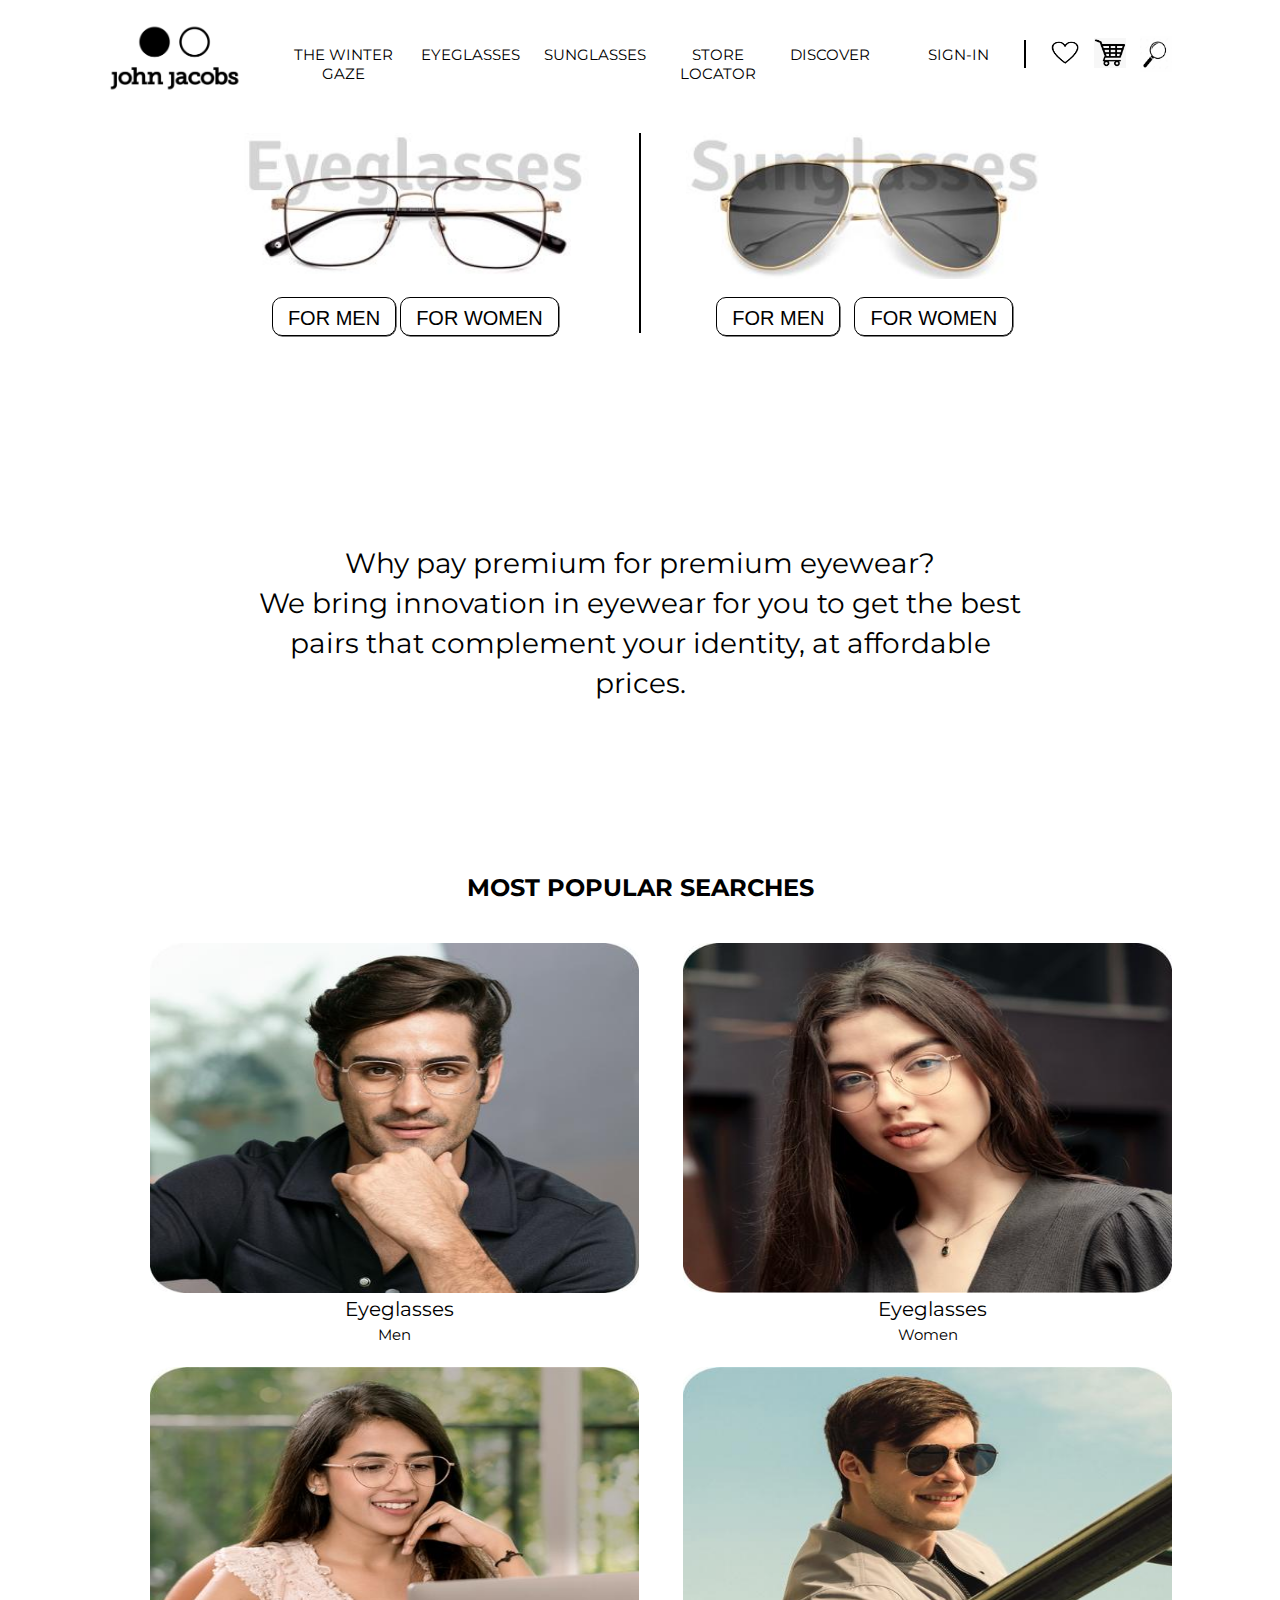
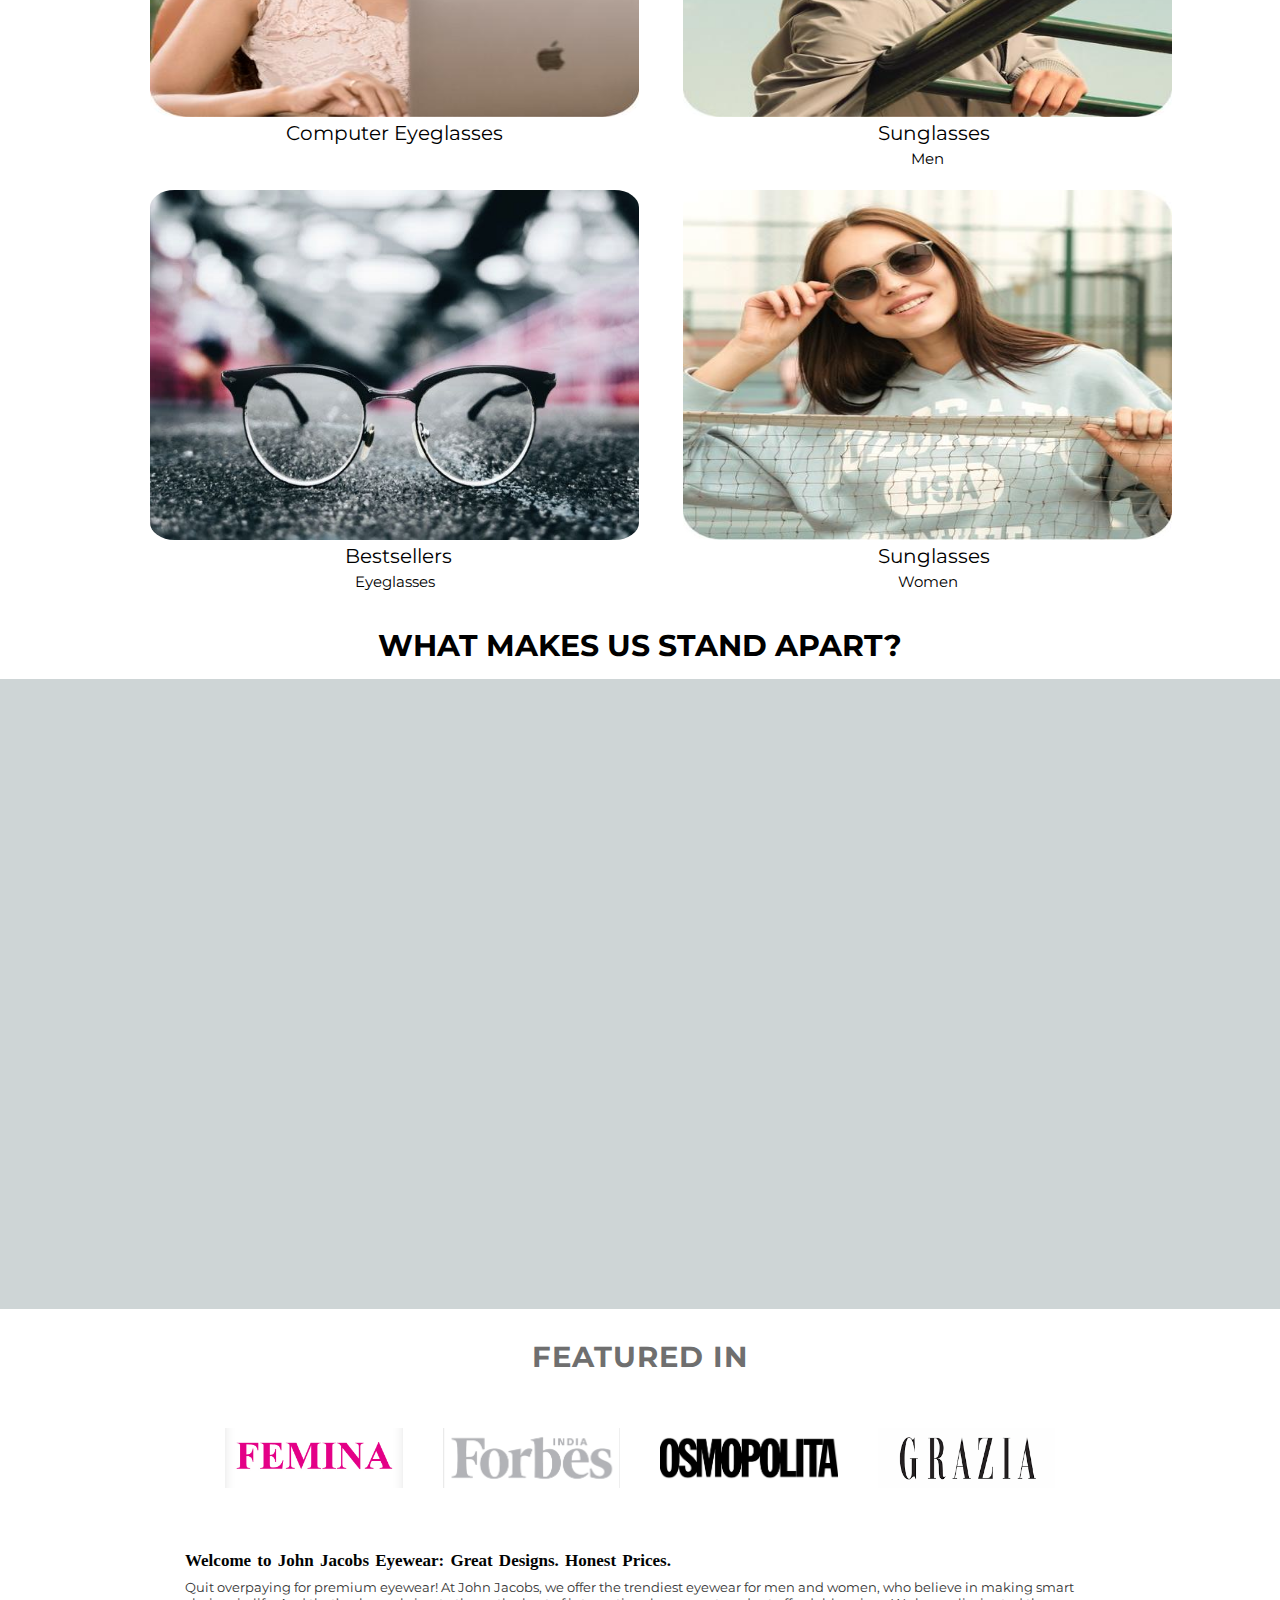
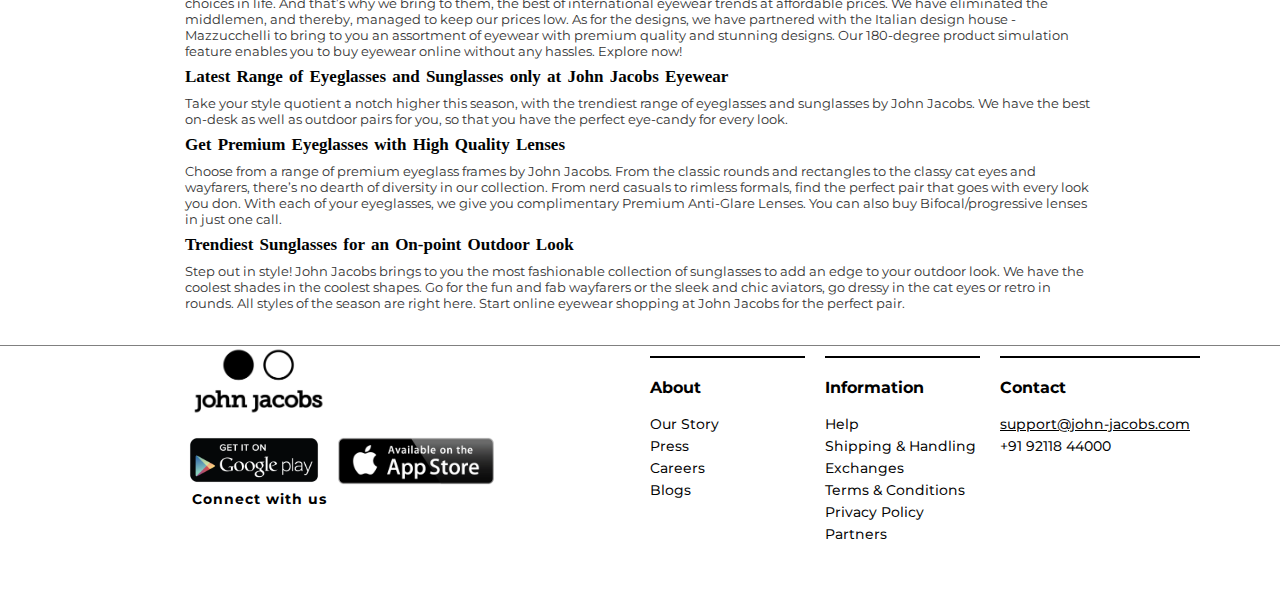
<file: John-Jacobs/johnjacobs.html>
<!DOCTYPE html>
<html lang="en">
<head>

    <meta name="viewport" content="width=device-width , initial-scale=1.0">
    <link rel="stylesheet" type="text/css" href="johnjacobs_css.css">
    <link rel="preconnect" href="https://fonts.gstatic.com">
    <link href="https://fonts.googleapis.com/css2?family=Montserrat:wght@200;400&display=swap" rel="stylesheet">
    <meta charset="UTF-8">
    <meta http-equiv="X-UA-Compatible" content="IE=edge">
    <meta name="viewport" content="width=device-width, initial-scale=1.0">
    <title>John Jacobs:Latest Premium Eye-wear</title>
</head>
<body>
    
<!--Menu-bar-->

<header>
    <div class="menu-bar" id="top">

        <div id="logo-div" class="menu-bar-content">
            <a href="#top"><img class="logo" src="images/john-jacobs-logo.png"></a>
        </div>

        <div class="wintergaze menu-bar-content">
            <a href=" ">THE WINTER GAZE</a>
        </div>

        <div class="eyeglasses menu-bar-content">
            <a href=" ">EYEGLASSES</a>
        </div>

        <div class="sunglasses menu-bar-content">
            <a href=" ">SUNGLASSES</a>
        </div>

        <div class="storelocator menu-bar-content">
            <a href=" ">STORE LOCATOR</a>
        </div>

        <div class="Discover menu-bar-content">
            <a href=" ">DISCOVER</a>
        </div>

        <div class="signin menu-bar-content">
            <a href=" ">SIGN-IN</a>
        </div>

        <div class=" menu-bar-content">
            <img class ="heart" src="images/heart.png">
        </div>

        <div class="menu-bar-content">
            <a href=" "><img class = "cart" src="images/cart.png"></a>
        </div>

        <div class=" menu-bar-content">
            <a href=" "><img class = "magnifying-glass" src="images/mag.jpg"></a>
        </div>

    </div>
</header>

<!----------------------------------------------------------------------------------------------------------------->

<!--button under slider starts-->

<div class="div_container3">
  
    <div class="card div1">
        <div class="first-first-half">
        <img class="eye-img" src="images/first.jpg">
        <div class="button_container">
            <button class="btn1">FOR MEN</button>
            <button class="btn2">FOR WOMEN</button>
        </div>
    </div>
   </div>
   <div class="card div2">
    <div class="second-second-half">
       <img class="sun-img" src="images/second.jpg"> 
       <div class="button_container2" >  
        <button class="btn3">FOR MEN</button>
        <button class="btn4">FOR WOMEN</button>
      </div>
      </div>
   </div>

</div>



</div>

<!----------------------------------------------------------------------------------------------------------------------->

<!--mid part-->

<div class="mid-part-container">
    <div class="mid-part">
        Why pay premium for premium eyewear?
        <br>
        We bring innovation in eyewear for you to get the best pairs that complement your identity, at affordable prices.
    </div>
</div>

</body>
</html>

<!---------------------------------------------------------------------------------------------------------------------->

<!---- THE MOST POPULAR SEARCHES PROPERTIES START--> 
<div class="heading_container">
	<h2>MOST POPULAR SEARCHES</h2>
</div>	

<div class="card-div">
   <div class="cards">
    <a href=" "><img class="divs" src="images/1.jpg"></a>
   <a href=" "> <div class="under-text">Eyeglasses <span class="under-under-text">Men</span></div> </a>
   </div>
   <div class="cards"><a href=" "><img class="divs" src="images/2.jpg"></a>
    <a href=" "><div class="under-text">Eyeglasses <span class="under-under-text">Women</span></div> </a>
    </div>
   <div class="cards"><a href=" "><img class="divs" src="images/3.jpg"></a>
    <a href=" "> <div class="under-text" id="c-eye">Computer Eyeglasses </div> </a>
   </div> 
   <div class="cards"><a href=" "><img class="divs" src="images/4.jpg"></a>
    <a href=" "><div class="under-text">Sunglasses <span class="under-under-text">Men</span></div> </a>
   </div>
   <div class="cards"><a href=" "><img class="divs" src="images/5.jpg"></a> 
    <a href=" "> <div class="under-text">Bestsellers <span class="under-under-text">Eyeglasses</span></div> </a>
    </div>
   <div class="cards"><a href=" "><img class="divs" src="images/6.jpg"></a>
    <a href=" "> <div class="under-text">Sunglasses <span class="under-under-text">Women</span></div> </a>
    </div>


</div>
<br><br>

<!------------------------------------------------------------------------------------->
<!--What makes us stand apart-->
<div class="what-makes-us">
    WHAT MAKES US STAND APART?
</div>
<div class="what-makes-us-box">
    <div class="video" >
    <iframe src="https://www.youtube.com/embed/ofszDLS0Xso?controls=0" title="YouTube video player" frameborder="0" 
    allow="accelerometer; autoplay; clipboard-write; encrypted-media; gyroscope; picture-in-picture" allowfullscreen></iframe>
    </div>
</div>

<!------------------------------------------------------------------------------------------------------------------------>

<!---- FEATURED IN STARTS-->

<div class="heading_container1">
<h3>FEATURED IN</h3>
</div>

<div class="heading_horizontal">
   <div class="card div1"></div>
   <div class="card div2"></div>
   <div class="card div3"></div>
   <div class="card div4"></div>
 </div>
<div class="para">
  <pre><b>Welcome to John Jacobs Eyewear: Great Designs. Honest Prices.</b></pre>
<p>Quit overpaying for premium eyewear! At John Jacobs, we offer the trendiest eyewear for men and women, who believe in making smart choices in life. And that’s why we bring to them, the best of international eyewear trends at affordable prices. We have eliminated the middlemen, and  thereby, managed to keep our prices low. As for the designs, we have partnered with the Italian design house - Mazzucchelli to bring to you an assortment of eyewear with premium quality and stunning designs. Our 180-degree product simulation feature enables you to buy eyewear online without any hassles. Explore now!</p>

<pre><b>Latest Range of Eyeglasses and Sunglasses only at John Jacobs Eyewear</b></pre>
<p>Take your style quotient a notch higher this season, with the trendiest range of eyeglasses and sunglasses by John Jacobs. We have the best on-desk as well as outdoor pairs for you, so that you have the perfect eye-candy for every look.</p> 

<pre><b>Get Premium Eyeglasses with High Quality Lenses</b></pre>
<p>Choose from a range of premium eyeglass frames by John Jacobs. From the classic rounds and rectangles to the classy cat eyes and wayfarers, there’s no dearth of diversity in our collection. From nerd casuals to rimless formals, find the perfect pair that goes with every look you don. With each of your eyeglasses, we give you complimentary Premium Anti-Glare Lenses. You can also buy Bifocal/progressive lenses in just one call.</p> 

<pre><b>Trendiest Sunglasses for an On-point Outdoor Look</b></pre>
<p>Step out in style! John Jacobs brings to you the most fashionable collection of  sunglasses to add an edge to your outdoor look. We have the coolest shades in the coolest shapes. Go for the fun and fab wayfarers or the sleek and chic aviators, go dressy in the cat eyes or retro in rounds. All styles of the season are right here. Start online eyewear shopping at John Jacobs for the perfect pair.</p>
<br>
</div>  
 <!---FEATURED IN ENDS-->

<!--Footer------------------------------------------------------------------------------------------------>

<footer>
    <div class="first-half">
        <div class="fcontainer">
            <div><a href="#top"> <img class="logo-footer" src="images/john-jacobs-logo.png"></a></div>
            <div class="stores">
                <a href=" "><img class="google" src="images/google-play-button.png"></a>
                <a href=" "><img class="apple" src="images/apple-logo.png"></a>
            </div>
            <p class="connect">Connect with us</p>
        </div>
    </div>

    <div class="second-half">

        <div class="second-footer-divs about"> 
            About

            <ul class="list">
                <a href=" "><li>Our Story</li></a>
                <a href=" "><li>Press</li></a>
                <a href=" "><li>Careers</li></a>
                <a href=" "><li>Blogs</li></a>

            </ul>
        </div>

        <div class="second-footer-divs information"> 
            Information

            <ul class="list">
                <a href=" "><li>Help</li></a>
                <a href=" "><li>Shipping & Handling</li></a>
                <a href=" "><li>Exchanges</li></a>
                <a href=" "><li>Terms & Conditions</li></a>
                <a href=" "><li>Privacy Policy</li></a>
                <a href=" "><li>Partners</li></a>


            </ul>
        </div>

        <div class="second-footer-divs contact-div footer-contacts"> 
            Contact 

            <ul class="list">
               <span class="contact-list"> <a href=" " ><li>support@john-jacobs.com</li></a></span>
                <a href=" " ><li>+91 92118 44000</li></a>

            </ul>
        </div>

    </div>
</footer>

<!-------------------------------------------------------------------------------------------------------------------------->
</file>
<file: John-Jacobs/johnjacobs_css.css>
@media only screen and (min-width: 1300px) {


    body{
        margin: 0%;
        padding: 0%;
        box-sizing: border-box;
        font-family: "Montserrat", sans-serif;
    }


   .menu-bar{
        display: flex;
        width: 85%;
        padding: auto;
        margin: auto;
    }

    #logo-div{
        width: 20%;
        height: 50px;
    }

    .logo{
        height: 70px;
        width: 135px;
        position: relative;
        top: -45%;
    }
    
    
    .menu-bar-content{
        float: left;
        margin: 12px;
        margin-top: 20px;
        padding-top: 25px;
        font-size: 15px;
        width: fit-content;
    }
    
    .wintergaze{
        text-align: center;
    }

    .storelocator{
        text-align: center;
    }
    .menu-bar-content a{
    
        text-decoration: none;
        color: black;
    }
    
    .menu-bar-content a:hover{
        color: #41C4CC;
    }
    
    .signin{
        
        height: fit-content;
        position: relative;
        top: 20px;
        padding-top:5px;
        padding-bottom: 4px;
        padding-right: 1%;
        width: 105px;
        border-right: 2px black solid;
        margin-left: 2%;
        text-align: right;
        
        
    }
    
    .heart{
        height: 25px;
        width: 30px;
        position: relative;
        top: -5px;
        margin-right: -10px;
    }
    
    .cart{
        height: 30px;
        width: 32px;
        position: relative;
        top: -7px;
        margin-right: -10px;
    }
    
    .magnifying-glass{
        height: 36px;
        width: 32px;
        position: relative;
        top: -9px;
    }
    
    /*-------------------------------------------------------------------------------------------------------------------*/
    
    /* button under slider PROPERTIES Starts */ 
    
    .div_container3{
        display: flex;
        margin-top: 2%;
        width: 100%;
               
        }
        
        
        .div_container3  .div1{
    
            width: 50%;
            border-radius: 0%;
            border-right: 2px black solid;
            margin: 0%;
            height: 220px;
        }

        .first-first-half{
            width: 70%;
            height: 250px;
            float: right;
        }
        
        .second-second-half{
            width: 70%;
            height: 250px;
            float: left;
      
        }

        .div_container3 .div2{
           width: 50%;
           border-radius: 0%;
           margin: 0%;
        }
        
        .button_container{
        
            padding: 5px;
            height: fit-content;
            width: fit-content;
            margin-left: auto;
            margin-right: auto;
    
        }
        
        
         .button_container2{

            padding: 5px;
            width: fit-content;
            height: fit-content;
            margin-left:auto ;
            margin-right: auto;
        }
        
        .eye-img{

            width: 80%;
            float: right;
            margin-right: 10%;
            margin-bottom: 4%;
        }

        .sun-img{

            width: 80%;
            margin-bottom: 2%;
            margin-left: 10%;
            
        }
        
         .btn1{
         
                
                background: transparent;
                padding-left: 15px;
                padding-right: 15px;
                padding-bottom: 15px;
                padding-top: 9px;
                color: #000000;
                text-align: center;
                box-shadow: 0.5px 0.5px;
                padding-bottom: 5px;
                border-radius: 10px;
                border: #000000 1px solid;
                font-size: 20px;
        
         }
        
        
          .btn2{
         
         
                background: transparent;
                padding-left: 15px;
                padding-right: 15px;
                padding-bottom: 15px;
                padding-top: 9px;
                 text-align: center;
                color: #000000;
                box-shadow: 0.5px 0.5px;
                padding-bottom: 5px;
                border-radius: 10px;
                border: #000000 1px solid;
                font-size: 20px;
         }
        
        
        
        
         .btn3{
         
            
                   
                background: transparent;
                padding-left: 15px;
                padding-right: 15px;
                padding-bottom: 15px;
                padding-top: 9px;
                color: #000000;
        
                 text-align: center;
                box-shadow: 0.5px 0.5px;
                padding-bottom: 5px;
                border-radius: 10px;
                border: #000000 1px solid;
                font-size: 20px;
         }
        
          .btn4{
         
                   
                background: transparent;
                padding-left: 15px;
                padding-right: 15px;
                padding-bottom: 15px;
                padding-top: 9px;
                margin-left: 10px; 
                color: #000000;
                text-align: center;
                box-shadow: 0.5px 0.5px;
                padding-bottom: 5px;
                border-radius: 10px;
                border: #000000 1px solid;
                font-size: 20px;
         }
        
        
         .btn1:hover{
          background:  #41C4CC;
          color: #fff;
        }
        
        
        .btn2:hover{
          background: #41C4CC;
           color: #fff;
        }
        
        .btn3:hover{
          background:  #41C4CC;
           color: #fff;
        }
        
        .btn4:hover{
          background:  #41C4CC;
           color: #fff;
        }

        /*---------------------------------------------------------------------------------------------------------*/
    
    .mid-part-container{
        height: 310px;
        width: 100%;
        padding-top: 160px;
    }
    .mid-part{
    
        font-size: 28px;
        font-family: "Montserrat", sans-serif;
        line-height: 40px;
        width: 60%;
        margin: auto;
        height: fit-content;
        text-align: center;
    }
    
    /*----------------------------------------------------------------------------------------------------------------*/
    .heading_container{
        text-align: center;
    } 
    
    .card-div{
         width: 85%;
         height: 900px;
        margin: auto;
     }

    .cards{
    
        float: left;
        width: 30%;
        height:380px;
        margin: 1%;

    }

    .divs{
        width: 100%;
        height: 350px;
        border-radius: 5%;
    }
    
    .under-text {
        text-align: center;
        height: 50px;
        font-size: 20px;
        width: 100px;
        margin: auto;
    }

    #c-eye{
        width: 250px;
    }

    .cards a{
        text-decoration: none;
        color: black;
    }

    .cards a:hover{
        color: lightskyblue;
    }

    .under-under-text{
        font-size: 15px;
    }
    
    /*---------------------------------------------------------------------------------------------------------------------*/
    
    /* THE MOST POPULAR SEARCHES PROPERTIES ENDS */ 
    
    
    .what-makes-us{
        text-align: center;
        height: 52px;
        font-weight: 700;
        padding-top: 18px;
        font-size: 30px;
    }
    
    .what-makes-us-box{
        background-color:#ced5d6;
        height: 630px;
        display: flex;
    }
    
    .video {
    
        width: 75%;
        height: 77%;
        margin: auto;
    }

    iframe{

        width: 100%;
        height: 100%;
    }
    
    /*----------------------------------------------------------------------------------------------------------------*/
    
    /* FEATURED IN PROPERTIES STARTS */ 
    .heading_container1{
        text-align: center;
        color: #6F6F6F;
        letter-spacing: 1px;
        font-size: 25px;
        text-transform: uppercase;
        margin:10px;
        
        }
        
        .heading_horizontal{
        display: flex;
        padding: 5px;
        margin-left: auto;
        margin-right: auto;
        width: 75%;
        
        }
        .heading_horizontal .card{
         
            width: 250px;
            height:60px;
            margin: 20px; 
        
        
        }
        .heading_horizontal .div1{
            background-image: url(images/a.jpg);
            background-size: cover;
            background-position: center;	
        }
        
        .heading_horizontal .div2{
            background-image: url(images/b.png);
            background-size: cover;
            background-position: center;	
        }
        .heading_horizontal .div3{
            background-image: url(images/c.png);
            background-size: cover;
            background-position: center;	
        }
        .heading_horizontal .div4{
            background-image: url(images/d.png);
            background-size: cover;
            background-position: center;	
        }
        
        .para{
            
            margin: 0px 180px;
            padding: 5px;
            border: 0;
            font-size: 100%;
            font: inherit;
            vertical-align: baseline;
            word-wrap: break-word;
            box-sizing: border-box;
            width: 75%;
        
        }
        .para p{
        
         font-size: 13px;
         color: #333333;
         margin-bottom: 10px;
        }
        
        
        .para pre{
    
            font-family: Cambria, Cochin, Georgia, Times, 'Times New Roman', serif;
            font-size: 17px;
            word-spacing: 2px;
            font-weight: 400;
            color:#010303;
            line-height: 2px;
        
        
        }
        
        /* FEATURED IN PROPERTIES ENDS */    
    
    /*--------------------------------------------------------------------------------------------------------------------*/
    
    footer{
        
        height: 250px;
        border-top: 1px grey solid;
        margin: auto;
    }
    
    .first-half{
        height: 250px;
        width: 50%;
        float: left;
        display: flex;
      
      
    }
    
    .second-half{
        height: 250px;
        float: right;
        width: 50%;
        display: flex;
        
    }
    
    .fcontainer{
        
        height: 250px;
        width: 70%;
        margin-left: 30%;
    }
    
    .logo-footer{
    
        width: 135px;
        height: 70px;
       
    }
    
    .stores{
        height: 80px;
        float: left;
    }
    
    .google{
        width: 140px;
        height: 140px;
        position: relative;
        top: -50px;
        left: -8px;
    }
    
    .apple{
        width: 140x;
        height: 160px;
        position: relative;
        top: -39px;
    
    }
    
    .connect{
        font-size: 14px;
        width: 180px;
        font-weight: bold;
        letter-spacing: 1px;
        position: relative;
        top: -10px;
    }
    
    .second-footer-divs{
    
        height: 180px;
        width: 155px;
        float: left;
        margin: 10px;
        text-align: left;
        font-weight: bold;
        padding-top: 20px;
        border-top: 2px black solid;
    }
    
    .list{
    
        padding-left: 0;
        list-style: none;
        line-height: 22px;
        
    }
    
    .list a{
    
        text-decoration: none;
        color: black;
        font-size: 14px;
        font-weight: 450;
    }
    
    .contact-div{
        width: 200px;
    }
    
    .contact-list a{
        text-decoration: underline;
    }
    
    /* -------------------------------------------------------------------------------------------------------------------- */
    
}


















@media only screen and (max-width: 1299px ) {


    body{
        margin: 0%;
        padding: 0%;
        box-sizing: border-box;
        font-family: "Montserrat", sans-serif;
    }


    .menu-bar{
        display: flex;
        width: 85%;
        padding: auto;
        margin: auto;
    }

    #logo-div{
        width: 20%;
        height: 50px;
    }

    .logo{
        height: 70px;
        width: 135px;
        position: relative;
        top: -45%;
    }
    
    
    .menu-bar-content{
        float: left;
        margin: 12px;
        margin-top: 20px;
        padding-top: 25px;
        font-size: 15px;
        width: fit-content;
    }
    
    .wintergaze{
        text-align: center;
    }

    .storelocator{
        text-align: center;
    }
    .menu-bar-content a{
    
        text-decoration: none;
        color: black;
    }
    
    .menu-bar-content a:hover{
        color: #41C4CC;
    }
    
    .signin{
        
        height: fit-content;
        position: relative;
        top: 20px;
        padding-top:5px;
        padding-bottom: 4px;
        padding-right: 1%;
        width: 150px;
        border-right: 2px black solid;
        margin-left: 2%;
        text-align: center;
        
        
    }
    
    .heart{
        height: 25px;
        width: 30px;
        position: relative;
        top: -5px;
        margin-right: -10px;
    }
    
    .cart{
        height: 30px;
        width: 32px;
        position: relative;
        top: -7px;
        margin-right: -10px;
    }
    
    .magnifying-glass{
        height: 36px;
        width: 32px;
        position: relative;
        top: -9px;
    }
    
    /*-------------------------------------------------------------------------------------------------------------------*/
    
    /* button under slider PROPERTIES Starts */ 
    
    .div_container3{
        display: flex;
        margin-top: 2%;
        width: 100%;
               
        }
        
        
        .div_container3  .div1{
    
            width: 50%;
            border-radius: 0%;
            border-right: 2px black solid;
            margin: 0%;
            height: 200px;

        }

        .first-first-half{
            width: 70%;
            height: 250px;
            float: right;
     
        }
        
        .second-second-half{
            width: 70%;
            height: 250px;
            float: left;
      
        }

        .div_container3 .div2{
           width: 50%;
           border-radius: 0%;
           margin: 0%;
        }
        
        .button_container{
        
            padding: 5px;
            height: fit-content;
            width: fit-content;
            margin-left: auto;
            margin-right: auto;
    
        }
        
        
         .button_container2{

            padding: 5px;
            width: fit-content;
            height: fit-content;
            margin-left:auto ;
            margin-right: auto;
        }
        
        .eye-img{

            width: 80%;
            float: right;
            margin-right: 10%;
            margin-bottom: 4%;
        }

        .sun-img{

            width: 80%;
            margin-bottom: 2%;
            margin-left: 10%;
            
        }
        
         .btn1{
         
                
                background: transparent;
                padding-left: 15px;
                padding-right: 15px;
                padding-bottom: 15px;
                padding-top: 9px;
                color: #000000;
                text-align: center;
                box-shadow: 0.5px 0.5px;
                padding-bottom: 5px;
                border-radius: 10px;
                border: #000000 1px solid;
                font-size: 20px;
        
         }
        
        
          .btn2{
         
         
                background: transparent;
                padding-left: 15px;
                padding-right: 15px;
                padding-bottom: 15px;
                padding-top: 9px;
                 text-align: center;
                color: #000000;
                box-shadow: 0.5px 0.5px;
                padding-bottom: 5px;
                border-radius: 10px;
                border: #000000 1px solid;
                font-size: 20px;
         }
        
        
        
        
         .btn3{
         
            
                   
                background: transparent;
                padding-left: 15px;
                padding-right: 15px;
                padding-bottom: 15px;
                padding-top: 9px;
                color: #000000;
        
                 text-align: center;
                box-shadow: 0.5px 0.5px;
                padding-bottom: 5px;
                border-radius: 10px;
                border: #000000 1px solid;
                font-size: 20px;
         }
        
          .btn4{
         
                   
                background: transparent;
                padding-left: 15px;
                padding-right: 15px;
                padding-bottom: 15px;
                padding-top: 9px;
                margin-left: 10px; 
                color: #000000;
                text-align: center;
                box-shadow: 0.5px 0.5px;
                padding-bottom: 5px;
                border-radius: 10px;
                border: #000000 1px solid;
                font-size: 20px;
         }
        
        
         .btn1:hover{
          background:  #41C4CC;
          color: #fff;
        }
        
        
        .btn2:hover{
          background: #41C4CC;
           color: #fff;
        }
        
        .btn3:hover{
          background:  #41C4CC;
           color: #fff;
        }
        
        .btn4:hover{
          background:  #41C4CC;
           color: #fff;
        }


        /*---------------------------------------------------------------------------------------------------------*/
    
    .mid-part-container{
        height: 310px;
        width: 100%;
        padding-top: 160px;
    }
    .mid-part{
    
        font-size: 28px;
        font-family: "Montserrat", sans-serif;
        line-height: 40px;
        width: 60%;
        margin: auto;
        height: fit-content;
        text-align: center;
    }
    
    /*----------------------------------------------------------------------------------------------------------------*/
    .heading_container{
        text-align: center;
    } 
    
    .card-div{
         width: 85%;
         height: 1250px;
         margin: auto;
         margin-left: 10%;
        
     }

    .cards{
    
        float: left;
        width: 45%;
        height:380px;
        margin: 2%;

    }

    .divs{
        width: 100%;
        height: 350px;
        border-radius: 5%;
    }
    
    .under-text {
        text-align: center;
        height: 50px;
        font-size: 20px;
        width: 100px;
        margin: auto;
    }

    #c-eye{
        width: 250px;
    }

    .cards a{
        text-decoration: none;
        color: black;
    }

    .cards a:hover{
        color: lightskyblue;
    }

    .under-under-text{
        font-size: 15px;
    }
    
    /*---------------------------------------------------------------------------------------------------------------------*/
    
    /* THE MOST POPULAR SEARCHES PROPERTIES ENDS */ 
    
    
    .what-makes-us{
        text-align: center;
        height: 52px;
        font-weight: 700;
        padding-top: 18px;
        font-size: 30px;
    }
    
    .what-makes-us-box{
        background-color:#ced5d6;
        height: 630px;
        display: flex;
    }
    
    .video {
    
        width: 75%;
        height: 77%;
        margin: auto;
    }

    iframe{

        width: 100%;
        height: 100%;
    }
    
    /*----------------------------------------------------------------------------------------------------------------*/
    
    /* FEATURED IN PROPERTIES STARTS */ 
    .heading_container1{
        text-align: center;
        color: #6F6F6F;
        letter-spacing: 1px;
        font-size: 25px;
        text-transform: uppercase;
        margin:10px;
        
        }
        
        .heading_horizontal{
        display: flex;
        padding: 5px;
        margin: 25px 200px;
        
        }
        .heading_horizontal .card{
         
            width: 250px;
            height:60px;
            margin: 20px; 
        
        
        }
        .heading_horizontal .div1{
            background-image: url(images/a.jpg);
            background-size: cover;
            background-position: center;	
        }
        
        .heading_horizontal .div2{
            background-image: url(images/b.png);
            background-size: cover;
            background-position: center;	
        }
        .heading_horizontal .div3{
            background-image: url(images/c.png);
            background-size: cover;
            background-position: center;	
        }
        .heading_horizontal .div4{
            background-image: url(images/d.png);
            background-size: cover;
            background-position: center;	
        }
        
        .para{
            
            margin: 0px 180px;
            padding: 5px;
            border: 0;
            font-size: 100%;
            font: inherit;
            vertical-align: baseline;
            word-wrap: break-word;
            box-sizing: border-box;
        
        }
        .para p{
        
         font-size: 13px;
         color: #333333;
         margin-bottom: 10px;
        }
        
        
        .para pre{
    
            font-family: Cambria, Cochin, Georgia, Times, 'Times New Roman', serif;
            font-size: 17px;
            word-spacing: 2px;
            font-weight: 400;
            color:#010303;
            line-height: 2px;
        
        
        }
        
        /* FEATURED IN PROPERTIES ENDS */    
    
    /*--------------------------------------------------------------------------------------------------------------------*/
    
    footer{
        
        height: 250px;
        border-top: 1px grey solid;
        margin: auto;
    }
    
    .first-half{
        height: 250px;
        width: 50%;
        float: left;
        display: flex;
      
    }
    
    .second-half{
        height: 250px;
        float: right;
        width: 50%;
        display: flex;
    }
    
    .fcontainer{
        
        height: 250px;
        width: 70%;
        margin-left: 30%;
    }
    
    .logo-footer{
    
        width: 135px;
        height: 70px;
       
    }
    
    .stores{
        height: 80px;
        float: left;
    }
    
    .google{
        width: 140px;
        height: 140px;
        position: relative;
        top: -50px;
        left: -8px;
    }
    
    .apple{
        width: 140x;
        height: 160px;
        position: relative;
        top: -39px;
    
    }
    
    .connect{
        font-size: 14px;
        width: 180px;
        font-weight: bold;
        letter-spacing: 1px;
        position: relative;
        top: -10px;
    }
    
    .second-footer-divs{
    
        height: 180px;
        width: 155px;
        float: left;
        margin: 10px;
        text-align: left;
        font-weight: bold;
        padding-top: 20px;
        border-top: 2px black solid;
    }
    
    .list{
    
        padding-left: 0;
        list-style: none;
        line-height: 22px;
        
    }
    
    .list a{
    
        text-decoration: none;
        color: black;
        font-size: 14px;
        font-weight: 450;
    }
    
    .contact-div{
        width: 200px;
    }
    
    .contact-list a{
        text-decoration: underline;
    }
}
    
    /* -------------------------------------------------------------------------------------------------------------------- */
    










 






    @media only screen and (max-width: 1099px ) {


        body{
            margin: 0%;
            padding: 0%;
            box-sizing: border-box;
            font-family: "Montserrat", sans-serif;
        }
    
    
       .menu-bar{
            display: flex;
            width: 85%;
            padding: auto;
            margin: auto;
        }
    
        #logo-div{
            width: 20%;
            height: 50px;
        }
    
        .logo{
            height: 70px;
            width: 135px;
            position: relative;
            top: -45%;
        }
        
        
        .menu-bar-content{
            float: left;
            margin: 12px;
            margin-top: 20px;
            padding-top: 25px;
            font-size: 15px;
            width: fit-content;
        }

        .wintergaze {
            display: none;
        }

        .eyeglasses{
            display: none;
        }

        .sunglasses{
            display: none;
        }

        .storelocator{
            display: none;
        }

        .Discover{
            display: none;
        }
        
        .menu-bar-content a{
        
            text-decoration: none;
            color: black;
        }
        
        .menu-bar-content a:hover{
            color: #41C4CC;
        }
        
        .signin{
            
            height: fit-content;
            position: relative;
            top: 20px;
            padding-top:5px;
            padding-bottom: 4px;
            padding-right: 1%;
            width: 70%;
            border-right: 2px black solid;
            margin-left: 2%;
            text-align: right;
            float: right;
            
            
        }
        
        .heart{
            height: 25px;
            width: 30px;
            position: relative;
            top: -5px;
            margin-right: -10px;
        }
        
        .cart{
            height: 30px;
            width: 32px;
            position: relative;
            top: -7px;
            margin-right: -10px;
        }
        
        .magnifying-glass{
            height: 36px;
            width: 32px;
            position: relative;
            top: -9px;
        }
        
        /*-------------------------------------------------------------------------------------------------------------------*/
        
       /* button under slider PROPERTIES Starts */ 
    
    .div_container3{
        display: flex;
        margin-top: 2%;
        width: 100%;
               
        }
        
        
        .div_container3  .div1{
    
            width: 50%;
            border-radius: 0%;
            border-right: 2px black solid;
            margin: 0%;

        }

        .first-first-half{
            width: 70%;
            height: 250px;
            float: right;
     
        }
        
        .second-second-half{
            width: 70%;
            height: 250px;
            float: left;
      
        }

        .div_container3 .div2{
           width: 50%;
           border-radius: 0%;
           margin: 0%;
        }
        
        .button_container{
        
            padding: 5px;
            height: fit-content;
            width: fit-content;
            margin-left: auto;
            margin-right: auto;
    
        }
        
        
         .button_container2{

            padding: 5px;
            width: fit-content;
            height: fit-content;
            margin-left:auto ;
            margin-right: auto;
        }
        
        .eye-img{

            width: 80%;
            float: right;
            margin-right: 10%;
            margin-bottom: 4%;
        }

        .sun-img{

            width: 80%;
            margin-bottom: 2%;
            margin-left: 10%;
            
        }
        
         .btn1{
         
                
                background: transparent;
                padding-left: 15px;
                padding-right: 15px;
                padding-bottom: 15px;
                padding-top: 9px;
                color: #000000;
                text-align: center;
                box-shadow: 0.5px 0.5px;
                padding-bottom: 5px;
                border-radius: 10px;
                border: #000000 1px solid;
                font-size: 20px;
        
         }
        
        
          .btn2{
         
         
                background: transparent;
                padding-left: 15px;
                padding-right: 15px;
                padding-bottom: 15px;
                padding-top: 9px;
                 text-align: center;
                color: #000000;
                box-shadow: 0.5px 0.5px;
                padding-bottom: 5px;
                border-radius: 10px;
                border: #000000 1px solid;
                font-size: 20px;
         }
        
        
        
        
         .btn3{
         
            
                   
                background: transparent;
                padding-left: 15px;
                padding-right: 15px;
                padding-bottom: 15px;
                padding-top: 9px;
                color: #000000;
        
                 text-align: center;
                box-shadow: 0.5px 0.5px;
                padding-bottom: 5px;
                border-radius: 10px;
                border: #000000 1px solid;
                font-size: 20px;
         }
        
          .btn4{
         
                   
                background: transparent;
                padding-left: 15px;
                padding-right: 15px;
                padding-bottom: 15px;
                padding-top: 9px;
                margin-left: 10px; 
                color: #000000;
                text-align: center;
                box-shadow: 0.5px 0.5px;
                padding-bottom: 5px;
                border-radius: 10px;
                border: #000000 1px solid;
                font-size: 20px;
         }
        
        
         .btn1:hover{
          background:  #41C4CC;
          color: #fff;
        }
        
        
        .btn2:hover{
          background: #41C4CC;
           color: #fff;
        }
        
        .btn3:hover{
          background:  #41C4CC;
           color: #fff;
        }
        
        .btn4:hover{
          background:  #41C4CC;
           color: #fff;
        }

            /*---------------------------------------------------------------------------------------------------------*/
        
        .mid-part-container{
            height: 310px;
            width: 100%;
            padding-top: 160px;
        }
        .mid-part{
        
            font-size: 28px;
            font-family: "Montserrat", sans-serif;
            line-height: 40px;
            width: 60%;
            margin: auto;
            height: fit-content;
            text-align: center;
        }
        
        /*----------------------------------------------------------------------------------------------------------------*/
        .heading_container{
            text-align: center;
        } 
        
        .card-div{
             width: 85%;
             height: 1250px;
             margin: auto;
             margin-left: 10%;
            
         }
    
        .cards{
        
            float: left;
            width: 45%;
            height:380px;
            margin: 2%;
    
        }










        @media only screen and (max-width: 900px ) {


            body{
                margin: 0%;
                padding: 0%;
                box-sizing: border-box;
                font-family: "Montserrat", sans-serif;
                
            }
        
        
           .menu-bar{
                display: flex;
                width: 85%;
                padding: auto;
                margin: auto;
            }
        
            #logo-div{
                width: 20%;
                height: 50px;
            }
        
            .logo{
                height: 70px;
                width: 135px;
                position: relative;
                top: -45%;
            }
            
            
            .menu-bar-content{
                float: left;
                margin: 12px;
                margin-top: 20px;
                padding-top: 25px;
                font-size: 15px;
                width: fit-content;
            }
    
            .wintergaze {
                display: none;
            }
    
            .eyeglasses{
                display: none;
            }
    
            .sunglasses{
                display: none;
            }
    
            .storelocator{
                display: none;
            }
    
            .Discover{
                display: none;
            }
            
            .menu-bar-content a{
            
                text-decoration: none;
                color: black;
            }
            
            .menu-bar-content a:hover{
                color: #41C4CC;
            }
            
            .signin{
                
                height: fit-content;
                position: relative;
                top: 20px;
                padding-top:5px;
                padding-bottom: 4px;
                padding-right: 1%;
                width: 70%;
                border-right: 2px black solid;
                margin-left: 2%;
                text-align: right;
                float: right;
                
                
            }
            
            .heart{
                height: 25px;
                width: 30px;
                position: relative;
                top: -5px;
                margin-right: -10px;
            }
            
            .cart{
                height: 30px;
                width: 32px;
                position: relative;
                top: -7px;
                margin-right: -10px;
            }
            
            .magnifying-glass{
                height: 36px;
                width: 32px;
                position: relative;
                top: -9px;
            }
            
            /*-------------------------------------------------------------------------------------------------------------------*/
            
           /* button under slider PROPERTIES Starts */ 
        
        .div_container3{
            display: flex;
            margin-top: 2%;
            width: 100%;
                   
            }
            
            
            .div_container3  .div1{
        
                width: 50%;
                border-radius: 0%;
                border-right: 2px black solid;
                margin: 0%;
    
            }
    
            .first-first-half{
                width: 70%;
                height: 250px;
                float: right;
         
            }
            
            .second-second-half{
                width: 70%;
                height: 250px;
                float: left;
          
            }
    
            .div_container3 .div2{
               width: 50%;
               border-radius: 0%;
               margin: 0%;
            }
            
            .button_container{
            
                padding: 5px;
                height: fit-content;
                width: fit-content;
                margin-left: auto;
                margin-right: auto;
        
            }
            
            
             .button_container2{
    
                padding: 5px;
                width: fit-content;
                height: fit-content;
                margin-left:auto ;
                margin-right: auto;
            }
            
            .eye-img{
    
                width: 80%;
                float: right;
                margin-right: 10%;
                margin-bottom: 4%;
            }
    
            .sun-img{
    
                width: 80%;
                margin-bottom: 2%;
                margin-left: 10%;
                
            }
            
             .btn1{
             
                    
                    background: transparent;
                    padding-left: 15px;
                    padding-right: 15px;
                    padding-bottom: 15px;
                    padding-top: 9px;
                    color: #000000;
                    text-align: center;
                    box-shadow: 0.5px 0.5px;
                    padding-bottom: 5px;
                    border-radius: 10px;
                    border: #000000 1px solid;
                    font-size: 20px;
            
             }
            
            
              .btn2{
             
             
                    background: transparent;
                    padding-left: 15px;
                    padding-right: 15px;
                    padding-bottom: 15px;
                    padding-top: 9px;
                     text-align: center;
                    color: #000000;
                    box-shadow: 0.5px 0.5px;
                    padding-bottom: 5px;
                    border-radius: 10px;
                    border: #000000 1px solid;
                    font-size: 20px;
             }
            
            
            
            
             .btn3{
             
                
                       
                    background: transparent;
                    padding-left: 15px;
                    padding-right: 15px;
                    padding-bottom: 15px;
                    padding-top: 9px;
                    color: #000000;
            
                     text-align: center;
                    box-shadow: 0.5px 0.5px;
                    padding-bottom: 5px;
                    border-radius: 10px;
                    border: #000000 1px solid;
                    font-size: 20px;
             }
            
              .btn4{
             
                       
                    background: transparent;
                    padding-left: 15px;
                    padding-right: 15px;
                    padding-bottom: 15px;
                    padding-top: 9px;
                    margin-left: 10px; 
                    color: #000000;
                    text-align: center;
                    box-shadow: 0.5px 0.5px;
                    padding-bottom: 5px;
                    border-radius: 10px;
                    border: #000000 1px solid;
                    font-size: 20px;
             }
            
            
             .btn1:hover{
              background:  #41C4CC;
              color: #fff;
            }
            
            
            .btn2:hover{
              background: #41C4CC;
               color: #fff;
            }
            
            .btn3:hover{
              background:  #41C4CC;
               color: #fff;
            }
            
            .btn4:hover{
              background:  #41C4CC;
               color: #fff;
            }
    
                /*---------------------------------------------------------------------------------------------------------*/
            
            .mid-part-container{
                height: 310px;
                width: 100%;
                padding-top: 160px;
            }
            .mid-part{
            
                font-size: 28px;
                font-family: "Montserrat", sans-serif;
                line-height: 40px;
                width: 60%;
                margin: auto;
                height: fit-content;
                text-align: center;
            }
            
            /*----------------------------------------------------------------------------------------------------------------*/
            .heading_container{
                text-align: center;
            } 
            
            .card-div{
                 width: 85%;
                 height: 1250px;
                 margin: auto;
                 margin-left: 10%;
                
             }
        
            .cards{
            
                float: left;
                width: 45%;
                height:380px;
                margin: 2%;
        
            }
        }
    
        .divs{
            width: 100%;
            height: 350px;
            border-radius: 5%;
        }
        
        .under-text {
            text-align: center;
            height: 50px;
            font-size: 20px;
            width: 100px;
            margin: auto;
        }
    
        #c-eye{
            width: 250px;
        }
    
        .cards a{
            text-decoration: none;
            color: black;
        }
    
        .cards a:hover{
            color: lightskyblue;
        }
    
        .under-under-text{
            font-size: 15px;
        }
        
        /*---------------------------------------------------------------------------------------------------------------------*/
        
        /* THE MOST POPULAR SEARCHES PROPERTIES ENDS */ 
        
        
        .what-makes-us{
            text-align: center;
            height: 52px;
            font-weight: 700;
            padding-top: 18px;
            font-size: 30px;
        }
        
        .what-makes-us-box{
            background-color:#ced5d6;
            height: 630px;
            display: flex;
        }
        
        .video {
        
            width: 75%;
            height: 77%;
            margin: auto;
        }
    
        iframe{
    
            width: 100%;
            height: 100%;
        }
        
        /*----------------------------------------------------------------------------------------------------------------*/
        
        /* FEATURED IN PROPERTIES STARTS */ 
        .heading_container1{
            text-align: center;
            color: #6F6F6F;
            letter-spacing: 1px;
            font-size: 25px;
            text-transform: uppercase;
            margin:10px;
            
            }
            
            .heading_horizontal{
            display: flex;
            padding: 5px;
            margin: 25px 200px;
            
            }
            .heading_horizontal .card{
             
                width: 250px;
                height:60px;
                margin: 20px; 
            
            
            }
            .heading_horizontal .div1{
                background-image: url(images/a.jpg);
                background-size: cover;
                background-position: center;	
            }
            
            .heading_horizontal .div2{
                background-image: url(images/b.png);
                background-size: cover;
                background-position: center;	
            }
            .heading_horizontal .div3{
                background-image: url(images/c.png);
                background-size: cover;
                background-position: center;	
            }
            .heading_horizontal .div4{
                background-image: url(images/d.png);
                background-size: cover;
                background-position: center;	
            }
            
            .para{
                
                margin: 0px 180px;
                padding: 5px;
                border: 0;
                font-size: 100%;
                font: inherit;
                vertical-align: baseline;
                word-wrap: break-word;
                box-sizing: border-box;
            
            }
            .para p{
            
             font-size: 13px;
             color: #333333;
             margin-bottom: 10px;
            }
            
            
            .para pre{
        
                font-family: Cambria, Cochin, Georgia, Times, 'Times New Roman', serif;
                font-size: 17px;
                word-spacing: 2px;
                font-weight: 400;
                color:#010303;
                line-height: 2px;
            
            
            }
            
            /* FEATURED IN PROPERTIES ENDS */    
        
        /*--------------------------------------------------------------------------------------------------------------------*/
        
        footer{
            
            height: 250px;
            border-top: 1px grey solid;
            margin: auto;
        }
        
        .first-half{
            height: 200px;
            width: 100%;
            float: left;
            display: flex;
          
        }
        
        .second-half{
            height: 200px;
            width: 100%;
            display: inline;
        }
        
        .fcontainer{
            
            height: 250px;
            width: 40%;
            margin-left: auto;
            margin-right: auto;
        }
        
        .logo-footer{
        
            width: 135px;
            height: 70px;
            position: relative;
            left: 30%;
           
        }
        
        .stores{
            height: 80px;
            float: left;
            position: relative;
            left: 10%;
        }
        
        .google{
            width: 140px;
            height: 140px;
            position: relative;
            top: -50px;
        }
        
        .apple{
            width: 140x;
            height: 160px;
            position: relative;
            top: -39px;
        
        }
        
        .connect{
            font-size: 14px;
            width: 180px;
            font-weight: bold;
            letter-spacing: 1px;
            position: relative;
            top: -10px;
            left: 30%;
            height: fit-content;
        }
        

        .second-footer-divs{
            margin: 0%;
            background-color:lightgray;
            height: 30px;
            text-align: center;
            font-weight: bold;
            padding-top: 10px;
            border-top: 1px grey solid;
            width: 100%;
        }

        .about{
            border-top: 4px black solid;
        }
        
        .list{
    
            display: none;
            padding-left: 0;
            list-style: none;
            line-height: 22px;
            
        }
        

    }
        /* -------------------------------------------------------------------------------------------------------------------- */
        
    
















        @media only screen and (max-width: 769px ) {


            body{
                margin: 0%;
                padding: 0%;
                box-sizing: border-box;
                font-family: "Montserrat", sans-serif;
            }
        
        
           .menu-bar{
                display: flex;
                width: 100%;
                padding: auto;
                margin: auto;
            }
        
            #logo-div{
                width: 70%;
                height: 50px;
                margin: auto;
            }
        
            .logo{
                height: 70px;
                width: 135px;
                position: relative;
                top: -45%;
                left: 50%;
                
            }
            
            
            .menu-bar-content{
                float: left;
                margin: 12px;
                margin-top: 20px;
                padding-top: 25px;
                font-size: 15px;
                width: fit-content;
            }
    
            .wintergaze {
                display: none;
            }
    
            .eyeglasses{
                display: none;
            }
    
            .sunglasses{
                display: none;
            }
    
            .storelocator{
                display: none;
            }
    
            .Discover{
                display: none;
            }
            
            .menu-bar-content a{
            
                text-decoration: none;
                color: black;
            }
            
            .menu-bar-content a:hover{
                color: #41C4CC;
            }
            
            .signin{
                
                display: none;
                height: fit-content;
                position: relative;
                top: 20px;
                padding-top:5px;
                padding-bottom: 4px;
                padding-right: 1%;
                width: 70%;
                border-right: 2px black solid;
                margin-left: 2%;
                text-align: right;
                float: right;
                
                
            }
            
            .heart{
                height: 25px;
                width: 30px;
                position: relative;
                top: -5px;
                margin-right: -10px;
            }
            
            .cart{
                height: 30px;
                width: 32px;
                position: relative;
                top: -7px;
                margin-right: -10px;
            }
            
            .magnifying-glass{
                display: none;
                height: 36px;
                width: 32px;
                position: relative;
                top: -9px;
            }
            
            /*-------------------------------------------------------------------------------------------------------------------*/
            
            /* button under slider PROPERTIES Starts */ 
            
            .div_container3{
                display: none;
                display: flex;
                margin-top: 2%;
                width: 100%;
                
                }
                
                
                .div_container3  .div1{
                    display: none;
                    width: 50%;
                    border-radius: 0%;
                    border-right: 2px black solid;
                    margin: 0%;
        
                }
                
                .div_container3 .div2{
                   width: 50%;
                   border-radius: 0%;
                   margin: 0%;
                   display: none;
                }
                
                .button_container{
                    display: none;
                
                    padding: 5px;
                    width: fit-content;
                    margin-right: 15%;
                    float: right;
            
                }
                
                
                 .button_container2{
                    display: none;
                    padding: 5px;
                    width: fit-content;
                    margin-left: 15%;
                }
                
        
                /*---------------------------------------------------------------------------------------------------------*/
            
            .mid-part-container{
                height: 310px;
                width: 100%;
                padding-top: 10%;
            }
            .mid-part{
            
                font-size: 28px;
                font-family: "Montserrat", sans-serif;
                line-height: 40px;
                width: 60%;
                margin: auto;
                height: fit-content;
                text-align: center;
            }
            
            /*----------------------------------------------------------------------------------------------------------------*/
            .heading_container{
                text-align: center;
            } 
            
            .card-div{
                 width: 85%;
                 height: 1250px;
                 margin: auto;
                 margin-left: 10%;
                
             }
        
            .cards{
            
                float: left;
                width: 45%;
                height:380px;
                margin: 2%;
        
            }
        
            .divs{
                width: 100%;
                height: 300px;
                border-radius: 5%;
            }
            
            .under-text {
                text-align: center;
                height: 350px;
                font-size: 20px;
                width: 100px;
                margin: auto;
            }
        
            #c-eye{
                width: 250px;
            }
        
            .cards a{
                text-decoration: none;
                color: black;
            }
        
            .cards a:hover{
                color: lightskyblue;
            }
        
            .under-under-text{
                font-size: 15px;
            }
            
            /*---------------------------------------------------------------------------------------------------------------------*/
            
            /* THE MOST POPULAR SEARCHES PROPERTIES ENDS */ 
            
            
            .what-makes-us{
                display: none;
                text-align: center;
                height: 52px;
                font-weight: 700;
                padding-top: 18px;
                font-size: 30px;
            }
            
            .what-makes-us-box{
                background-color:#ced5d6;
                height: 630px;
                display: flex;
                display: none;
            }
            
            .video {
            
                width: 75%;
                height: 77%;
                margin: auto;
                display: none;
            }
        
            iframe{
                display: none;
                width: 100%;
                height: 100%;
            }
            
            /*----------------------------------------------------------------------------------------------------------------*/
            
            /* FEATURED IN PROPERTIES STARTS */ 
            .heading_container1{
                text-align: center;
                color: #6F6F6F;
                letter-spacing: 1px;
                font-size: 25px;
                text-transform: uppercase;
                margin:10px;
                
                }
                
                .heading_horizontal{
                display: flex;
                padding: 5px;
                margin: 25px 200px;
                
                }
                .heading_horizontal .card{
                 
                    width: 250px;
                    height:60px;
                    margin: 20px; 
                
                
                }
                .heading_horizontal .div1{
                    background-image: url(images/a.jpg);
                    background-size: cover;
                    background-position: center;	
                }
                
                .heading_horizontal .div2{
                    background-image: url(images/b.png);
                    background-size: cover;
                    background-position: center;	
                }
                .heading_horizontal .div3{
                    background-image: url(images/c.png);
                    background-size: cover;
                    background-position: center;	
                }
                .heading_horizontal .div4{
                    background-image: url(images/d.png);
                    background-size: cover;
                    background-position: center;	
                }
                
                .para{
                    
                    margin: 0px 180px;
                    padding: 5px;
                    border: 0;
                    font-size: 100%;
                    font: inherit;
                    vertical-align: baseline;
                    word-wrap: break-word;
                    box-sizing: border-box;
                
                }
                .para p{
                
                 font-size: 13px;
                 color: #333333;
                 margin-bottom: 10px;
                }
                
                
                pre{
            
                    font-family: Cambria, Cochin, Georgia, Times, 'Times New Roman', serif;
                    font-size: 17px;
                    word-spacing: 2px;
                    font-weight: 400;
                    color:#010303;
                    line-height: 2px;
                    
                
                }
                
                /* FEATURED IN PROPERTIES ENDS */    
            
            /*--------------------------------------------------------------------------------------------------------------------*/
            
            footer{
            
                height: 250px;
                border-top: 1px grey solid;
                margin: auto;
            }
            
            .first-half{
                height: 200px;
                width: 100%;
                float: left;
                display: flex;
            }
            
            .second-half{
                height: 200px;
                width: 100%;
                display: inline;
            }
            
            .fcontainer{
                
                height: 250px;
                width: 50%;
                margin-left: auto;
                margin-right: auto;
            }
            
            .logo-footer{
            
                width: 135px;
                height: 70px;
                position: relative;
                left: 30%;
               
            }
            
            .stores{
                height: 80px;
                float: left;
                position: relative;
                left: 10%;
            }
            
            .google{
                width: 140px;
                height: 140px;
                position: relative;
                top: -50px;
            }
            
            .apple{
                width: 140x;
                height: 160px;
                position: relative;
                top: -39px;
            
            }
            
            .connect{
                font-size: 14px;
                width: 180px;
                font-weight: bold;
                letter-spacing: 1px;
                position: relative;
                top: -10px;
                left: 30%;
                height: fit-content;
            }
            
    
            .second-footer-divs{
                margin: 0%;
                background-color:lightgray;
                height: 30px;
                text-align: center;
                font-weight: bold;
                padding-top: 10px;
                border-top: 1px grey solid;
                width: 100%;
            }
    
            .about{
                border-top: 4px black solid;
            }
            
            .list{
        
                display: none;
                padding-left: 0;
                list-style: none;
                line-height: 22px;
                
            }
        }
            /* -------------------------------------------------------------------------------------------------------------------- */
            











    

            @media only screen and (max-width: 667px ) {


                body{
                    margin: 0%;
                    padding: 0%;
                    box-sizing: border-box;
                    font-family: "Montserrat", sans-serif;
                }
            
            
               .menu-bar{
                    display: flex;
                    width: 100%;
                    padding: auto;
                    margin: auto;
                    height: 70px;
                }
            
                #logo-div{
                    width: 50%;
                    height: 50px;
                    
                }
            
                .logo{
                    height: 45px;
                    width: 85px;
                    position: relative;
                    top:-10px;
                    
                }
                
                
                .menu-bar-content{
                    float: left;
                    margin: 12px;
                    margin-top: 20px;
                    padding-top: 25px;
                    font-size: 15px;
                    width: fit-content;
                }
        
                .wintergaze {
                    display: none;
                }
        
                .eyeglasses{
                    display: none;
                }
        
                .sunglasses{
                    display: none;
                }
        
                .storelocator{
                    display: none;
                }
        
                .Discover{
                    display: none;
                }
                
                .menu-bar-content a{
                
                    text-decoration: none;
                    color: black;
                }
                
                .menu-bar-content a:hover{
                    color: #41C4CC;
                }
                
                .signin{
                    
                    display: none;
                    height: fit-content;
                    position: relative;
                    top: 20px;
                    padding-top:5px;
                    padding-bottom: 4px;
                    padding-right: 1%;
                    width: 70%;
                    border-right: 2px black solid;
                    margin-left: 2%;
                    text-align: right;
                    float: right;
                    
                    
                }
                
                .heart{
                    height: 15px;
                    width: 20px;
                    position: relative;
                    top: -10px;
                    margin-right: -10px;
                }
                
                .cart{
                    height: 20px;
                    width: 22px;
                    position: relative;
                    top: -12px;
                    margin-right: 0px;
                }
                
                .magnifying-glass{
                    display: none;
                    height: 36px;
                    width: 32px;
                    position: relative;
                    top: -9px;
                }
                
                /*-------------------------------------------------------------------------------------------------------------------*/
                
                /* button under slider PROPERTIES Starts */ 
                
                .div_container3{
                    display: none;
                    display: flex;
                    margin-top: 2%;
                    width: 100%;
                    
                    }
                    
                    
                    .div_container3  .div1{
                        display: none;
                        width: 50%;
                        border-radius: 0%;
                        border-right: 2px black solid;
                        margin: 0%;
            
                    }
                    
                    .div_container3 .div2{
                       width: 50%;
                       border-radius: 0%;
                       margin: 0%;
                       display: none;
                    }
                    
                    .button_container{
                        display: none;
                    
                        padding: 5px;
                        width: fit-content;
                        margin-right: 15%;
                        float: right;
                
                    }
                    
                    
                     .button_container2{
                        display: none;
                        padding: 5px;
                        width: fit-content;
                        margin-left: 15%;
                    }
                    
            
                    /*---------------------------------------------------------------------------------------------------------*/
                
                .mid-part-container{
                    height: 150px;
                    width: 100%;
                    padding-top: 10%;
                }
                .mid-part{
                
                    font-size: 15px;
                    font-family: "Montserrat", sans-serif;
                    line-height: 30px;
                    width: 90%;
                    margin: auto;
                    height: fit-content;
                    text-align: center;
                }
                
                /*----------------------------------------------------------------------------------------------------------------*/
                .heading_container{
                    text-align: center;
                    width: 100%;
                    font-size: 14px;
                    margin-top: 0%;
                } 
                
                .card-div{
                     width: 100%;
                     height: 750px;
                     margin: auto;
                     margin-left: 1%;
                 }
            
                .cards{
                
                    float: left;
                    width: 45%;
                    height:240px;
                    margin: 2%;
            
                }
            
                .divs{
                    width: 100%;
                    height: 200px;
                    border-radius: 5%;
                }
                
                .under-text {
                    text-align: center;
                    height: 350px;
                    font-size: 14px;
                    width: 100px;
                    margin: auto;
                }
            
                #c-eye{
                    width: 250px;
                }
            
                .cards a{
                    text-decoration: none;
                    color: black;
                }
            
                .cards a:hover{
                    color: lightskyblue;
                }
            
                .under-under-text{
                    font-size: 15px;
                }
                
                /*---------------------------------------------------------------------------------------------------------------------*/
                
                /* THE MOST POPULAR SEARCHES PROPERTIES ENDS */ 
                
                
                .what-makes-us{
                    display: none;
                    text-align: center;
                    height: 52px;
                    font-weight: 700;
                    padding-top: 18px;
                    font-size: 30px;
                }
                
                .what-makes-us-box{
                    background-color:#ced5d6;
                    height: 630px;
                    display: flex;
                    display: none;
                }
                
                .video {
                
                    width: 75%;
                    height: 77%;
                    margin: auto;
                    display: none;
                }
            
                iframe{
                    display: none;
                    width: 100%;
                    height: 100%;
                }
                
                /*----------------------------------------------------------------------------------------------------------------*/
                
                /* FEATURED IN PROPERTIES STARTS */ 
                .heading_container1{
                    text-align: center;
                    color: #6F6F6F;
                    letter-spacing: 1px;
                    font-size: 18px;
                    text-transform: uppercase;
                    margin:10px;
                    display: none;
                    }
                    
                    .heading_horizontal{
                    display: flex;
                    padding: 5px;
                    margin: 25px 200px;
                    display: none;
                    
                    }
                    .heading_horizontal .card{
                     
                        width: 250px;
                        height:60px;
                        margin: 20px; 
                        display: none;
                    
                    }
                    .heading_horizontal .div1{
                        background-image: url(images/a.jpg);
                        background-size: cover;
                        background-position: center;	
                    }
                    
                    .heading_horizontal .div2{
                        background-image: url(images/b.png);
                        background-size: cover;
                        background-position: center;	
                    }
                    .heading_horizontal .div3{
                        background-image: url(images/c.png);
                        background-size: cover;
                        background-position: center;	
                    }
                    .heading_horizontal .div4{
                        background-image: url(images/d.png);
                        background-size: cover;
                        background-position: center;	
                    }
                    
                    .para{
                        
                        margin: 0px 180px;
                        padding: 5px;
                        border: 0;
                        font-size: 100%;
                        font: inherit;
                        vertical-align: baseline;
                        word-wrap: break-word;
                        box-sizing: border-box;
                        display: none;
                    
                    }
                    .para p{
                    
                     font-size: 13px;
                     color: #333333;
                     margin-bottom: 10px;
                    }
                    
                    
                    .para pre{
                
                        font-family: Cambria, Cochin, Georgia, Times, 'Times New Roman', serif;
                        font-size: 17px;
                        word-spacing: 2px;
                        font-weight: 400;
                        color:#010303;
                        line-height: 2px;
                        
                    
                    }
                    
                    /* FEATURED IN PROPERTIES ENDS */    
                
                /*--------------------------------------------------------------------------------------------------------------------*/
                
                footer{
                
                    height: 250px;
                    border-top: 1px grey solid;
                    margin: auto;
                }
                
                .first-half{
                    height: 170px;
                    width: 100%;
                    float: left;
                    display: flex;
                }
                
                .second-half{
                    height: 100px;
                    width: 100%;
                    display: inline;
    
                }
                
                .fcontainer{
                    
                    height: 150px;
                    width: 80%;
                    margin-left: auto;
                    margin-right: auto;
                }
                
                .logo-footer{
                
                    width: 105px;
                    height: 60px;
                }
                
                .stores{
                    height: 80px;
                    float: left;
                    position: relative;
                    left: 10%;
                }
                
                .google{
                    width: 120px;
                    height: 120px;
                    position: relative;
                    top: -50px;
                }
                
                .apple{
                    width: 120x;
                    height: 140px;
                    position: relative;
                    top: -39px;
                
                }
                
                .connect{
                    font-size: 14px;
                    width: 180px;
                    font-weight: bold;
                    letter-spacing: 1px;
                    position: relative;
                    top: -10px;
                    left: 30%;
                    height: fit-content;
                }
                
        
                .second-footer-divs{
                    margin: 0%;
                    background-color:lightgray;
                    height: 30px;
                    text-align: center;
                    font-weight: bold;
                    padding-top: 10px;
                    border-top: 1px grey solid;
                    width: 100%;
                }
        
                .about{
                    border-top: 4px black solid;
                }
                
                .list{
            
                    display: none;
                    padding-left: 0;
                    list-style: none;
                    line-height: 22px;
                    
                }
            }
</file>
